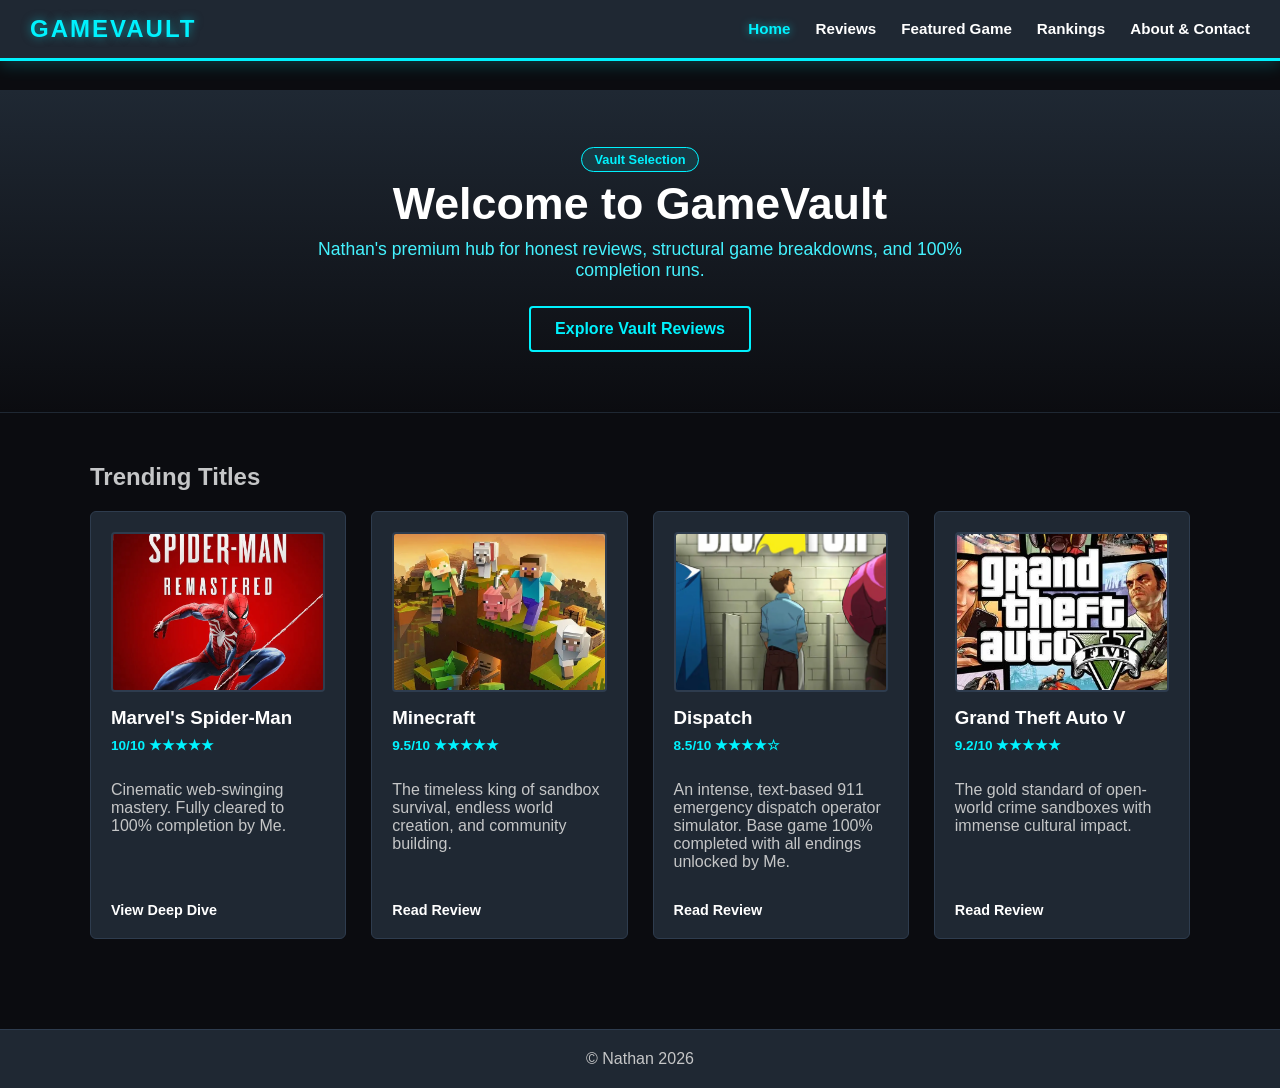
<file: index.html>
<!DOCTYPE html>
<html>
<head>
    <title>GameVault | Home</title>
    <link rel="stylesheet" href="styles.css">
</head>
<body>

    <header class="main-header">
        <div class="logo">
            <h2>GAMEVAULT</h2>
        </div>
        <nav class="navbar">
            <ul>
                <li><a href="index.html" class="active">Home</a></li>
                <li><a href="reviews.html">Reviews</a></li>
                <li><a href="game-detail.html">Featured Game</a></li>
                <li><a href="rankings.html">Rankings</a></li>
                <li><a href="contact.html">About & Contact</a></li>
            </ul>
        </nav>
    </header>

    <section class="hero-section">
        <div class="hero-content">
            <span class="neon-tag">Vault Selection</span>
            <h1>Welcome to GameVault</h1>
            <p>Nathan's premium hub for honest reviews, structural game breakdowns, and 100% completion runs.</p>
            <a href="reviews.html" class="btn glow-button">Explore Vault Reviews</a>
        </div>
    </section>

    <main class="container">
<section class="home-section">
            <h2 class="section-title">Trending Titles</h2>
            <div class="game-cards-grid">
                
                <div class="game-card">
                    <img src="spiderman-card.jpg" alt="Marvel's Spider-Man" class="card-image">
                    <h3>Marvel's Spider-Man</h3>
                    <span class="card-badge">10/10 ★★★★★</span>
                    <p>Cinematic web-swinging mastery. Fully cleared to 100% completion by Me.</p>
                    <a href="game-detail.html" class="card-btn">View Deep Dive</a>
                </div>

                <div class="game-card">
                    <img src="minecraft-card.jpg" alt="Minecraft" class="card-image">
                    <h3>Minecraft</h3>
                    <span class="card-badge">9.5/10 ★★★★★</span>
                    <p>The timeless king of sandbox survival, endless world creation, and community building.</p>
                    <a href="reviews.html" class="card-btn">Read Review</a>
                </div>

                <div class="game-card">
                    <img src="dispatch-card.jpg" alt="Dispatch Game" class="card-image">
                    <h3>Dispatch</h3>
                    <span class="card-badge">8.5/10 ★★★★☆</span>
                    <p>An intense, text-based 911 emergency dispatch operator simulator. Base game 100% completed with all endings unlocked by Me.</p>
                    <a href="reviews.html" class="card-btn">Read Review</a>
                </div>

                <div class="game-card">
                    <img src="gtav-card.jpg" alt="Grand Theft Auto V" class="card-image">
                    <h3>Grand Theft Auto V</h3>
                    <span class="card-badge">9.2/10 ★★★★★</span>
                    <p>The gold standard of open-world crime sandboxes with immense cultural impact.</p>
                    <a href="reviews.html" class="card-btn">Read Review</a>
                </div>

            </div>
        </section>
    </main>

    <footer class="main-footer">
        <p>© Nathan 2026</p>
    </footer>

    <script src="script.js"></script>
</body>
</html>
</file>
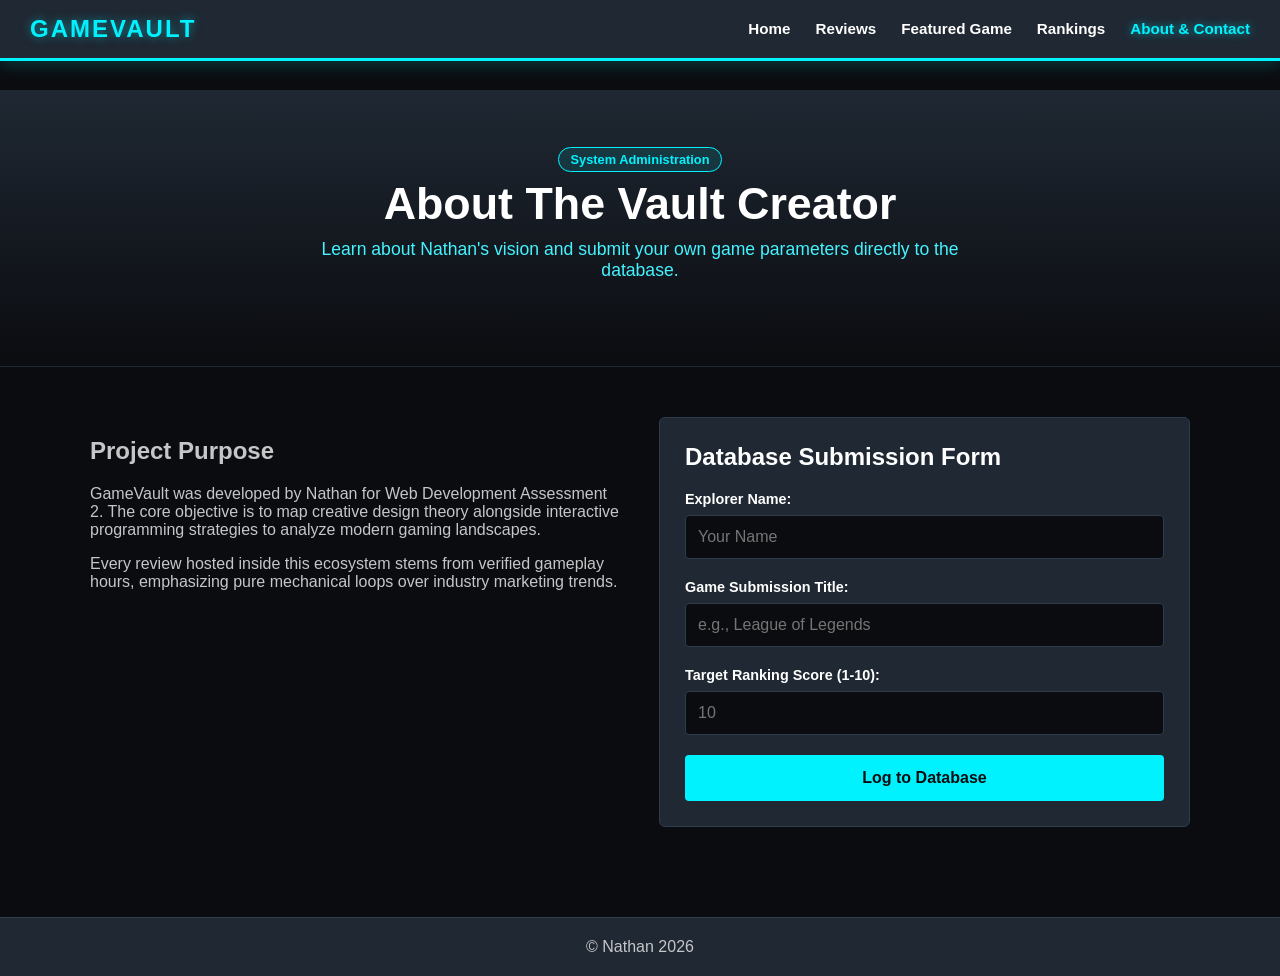
<file: contact.html>
<!DOCTYPE html>
<html>
<head>
    <title>GameVault | About & Contact</title>
    <link rel="stylesheet" href="styles.css">
</head>
<body>

    <header class="main-header">
        <div class="logo">
            <h2>GAMEVAULT</h2>
        </div>
        <nav class="navbar">
            <ul>
                <li><a href="index.html">Home</a></li>
                <li><a href="reviews.html">Reviews</a></li>
                <li><a href="game-detail.html">Featured Game</a></li>
                <li><a href="rankings.html">Rankings</a></li>
                <li><a href="contact.html" class="active">About & Contact</a></li>
            </ul>
        </nav>
    </header>

    <section class="hero-section">
        <div class="hero-content">
            <span class="neon-tag">System Administration</span>
            <h1>About The Vault Creator</h1>
            <p>Learn about Nathan's vision and submit your own game parameters directly to the database.</p>
        </div>
    </section>

    <main class="container">
        <div class="about-wrapper">
            
            <section class="about-bio">
                <h2>Project Purpose</h2>
                <p>GameVault was developed by Nathan for Web Development Assessment 2. The core objective is to map creative design theory alongside interactive programming strategies to analyze modern gaming landscapes.</p>
                <p>Every review hosted inside this ecosystem stems from verified gameplay hours, emphasizing pure mechanical loops over industry marketing trends.</p>
            </section>

            <section class="form-section">
                <h2>Database Submission Form</h2>
                <form id="vaultForm" onsubmit="event.preventDefault(); document.getElementById('successMessage').style.display = 'block';">
                    
                    <div class="form-group">
                        <label for="explorerName">Explorer Name:</label>
                        <input type="text" id="explorerName" placeholder="Your Name" required>
                    </div>

                    <div class="form-group">
                        <label for="gameTitle">Game Submission Title:</label>
                        <input type="text" id="gameTitle" placeholder="e.g., League of Legends" required>
                    </div>

                    <div class="form-group">
                        <label for="targetScore">Target Ranking Score (1-10):</label>
                        <input type="number" id="targetScore" min="1" max="10" placeholder="10" required>
                    </div>

                    <button type="submit" class="form-btn">Log to Database</button>
                </form>

                <div id="successMessage" class="hidden-message" style="margin-top: 20px; border-top: 1px solid #2e3c4e; padding-top: 15px;">
                    <h3>Transmission Successful!</h3>
                    <p>Nathan has intercepted your submission files. Entry logged securely.</p>
                </div>
            </section>

        </div>
    </main>

    <footer class="main-footer">
        <p>© Nathan 2026</p>
    </footer>

    <script src="script.js"></script>
</body>
</html>
</file>
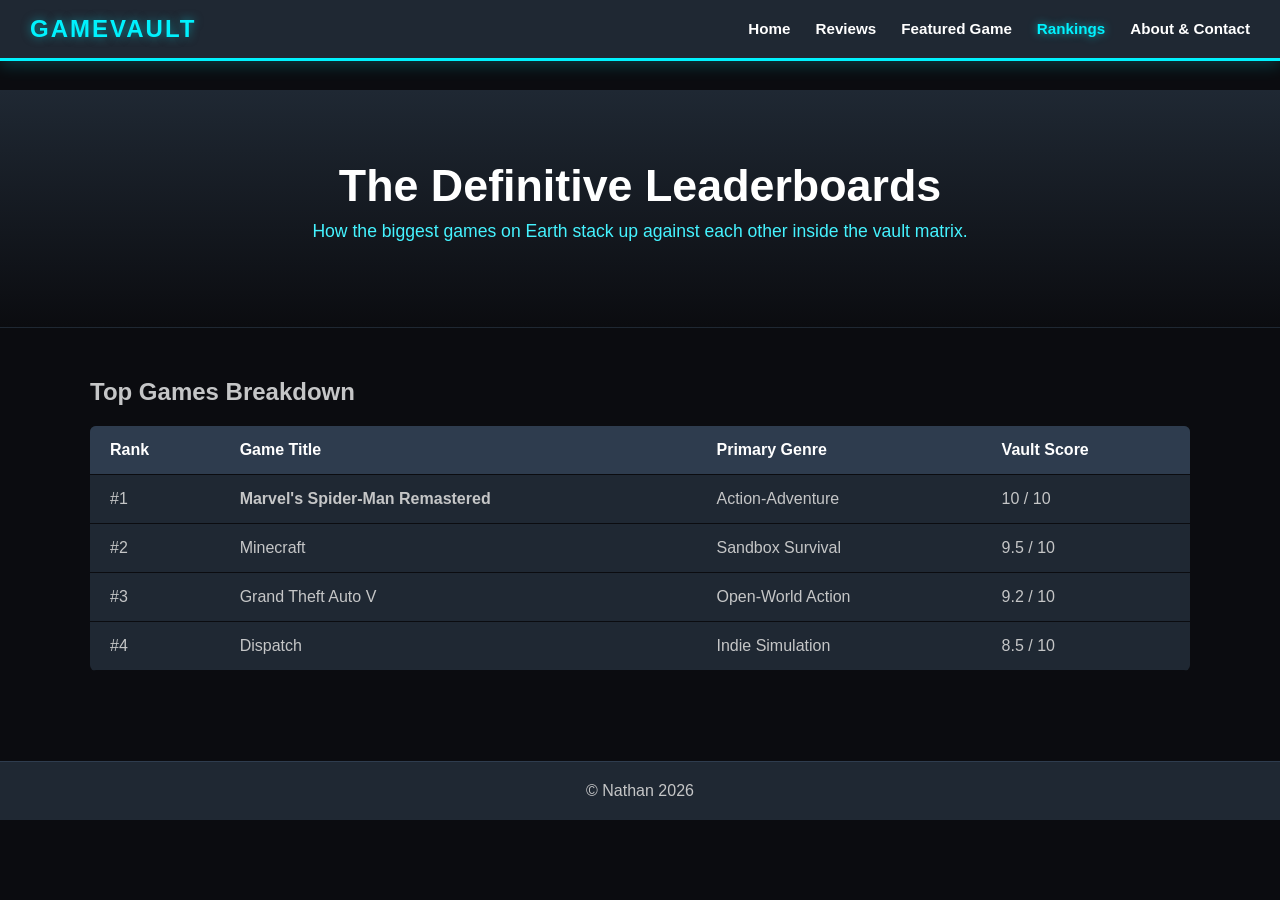
<file: rankings.html>
<!DOCTYPE html>
<html>
<head>
    <title>GameVault | Rankings</title>
    <link rel="stylesheet" href="styles.css">
</head>
<body>

    <header class="main-header">
        <div class="logo">
            <h2>GAMEVAULT</h2>
        </div>
        <nav class="navbar">
            <ul>
                <li><a href="index.html">Home</a></li>
                <li><a href="reviews.html">Reviews</a></li>
                <li><a href="game-detail.html">Featured Game</a></li>
                <li><a href="rankings.html" class="active">Rankings</a></li>
                <li><a href="contact.html">About & Contact</a></li>
            </ul>
        </nav>
    </header>

    <section class="hero-section">
        <div class="hero-content">
            <h1>The Definitive Leaderboards</h1>
            <p>How the biggest games on Earth stack up against each other inside the vault matrix.</p>
        </div>
    </section>

    <main class="container">
        <h2>Top Games Breakdown</h2>
        
        <table class="ranking-table">
            <thead>
                <tr>
                    <th>Rank</th>
                    <th>Game Title</th>
                    <th>Primary Genre</th>
                    <th>Vault Score</th>
                </tr>
            </thead>
            <tbody>
                <tr class="rank-gold">
                    <td>#1</td>
                    <td><strong>Marvel's Spider-Man Remastered</strong></td>
                    <td>Action-Adventure</td>
                    <td>10 / 10</td>
                </tr>
                <tr>
                    <td>#2</td>
                    <td>Minecraft</td>
                    <td>Sandbox Survival</td>
                    <td>9.5 / 10</td>
                </tr>
                <tr>
                    <td>#3</td>
                    <td>Grand Theft Auto V</td>
                    <td>Open-World Action</td>
                    <td>9.2 / 10</td>
                </tr>
                <tr>
                    <td>#4</td>
                    <td>Dispatch</td>
                    <td>Indie Simulation</td>
                    <td>8.5 / 10</td>
                </tr>
                </tr>
            </tbody>
        </table>
    </main>

    <footer class="main-footer">
        <p>© Nathan 2026</p>
    </footer>

    <script src="script.js"></script>
</body>
</html>
</file>
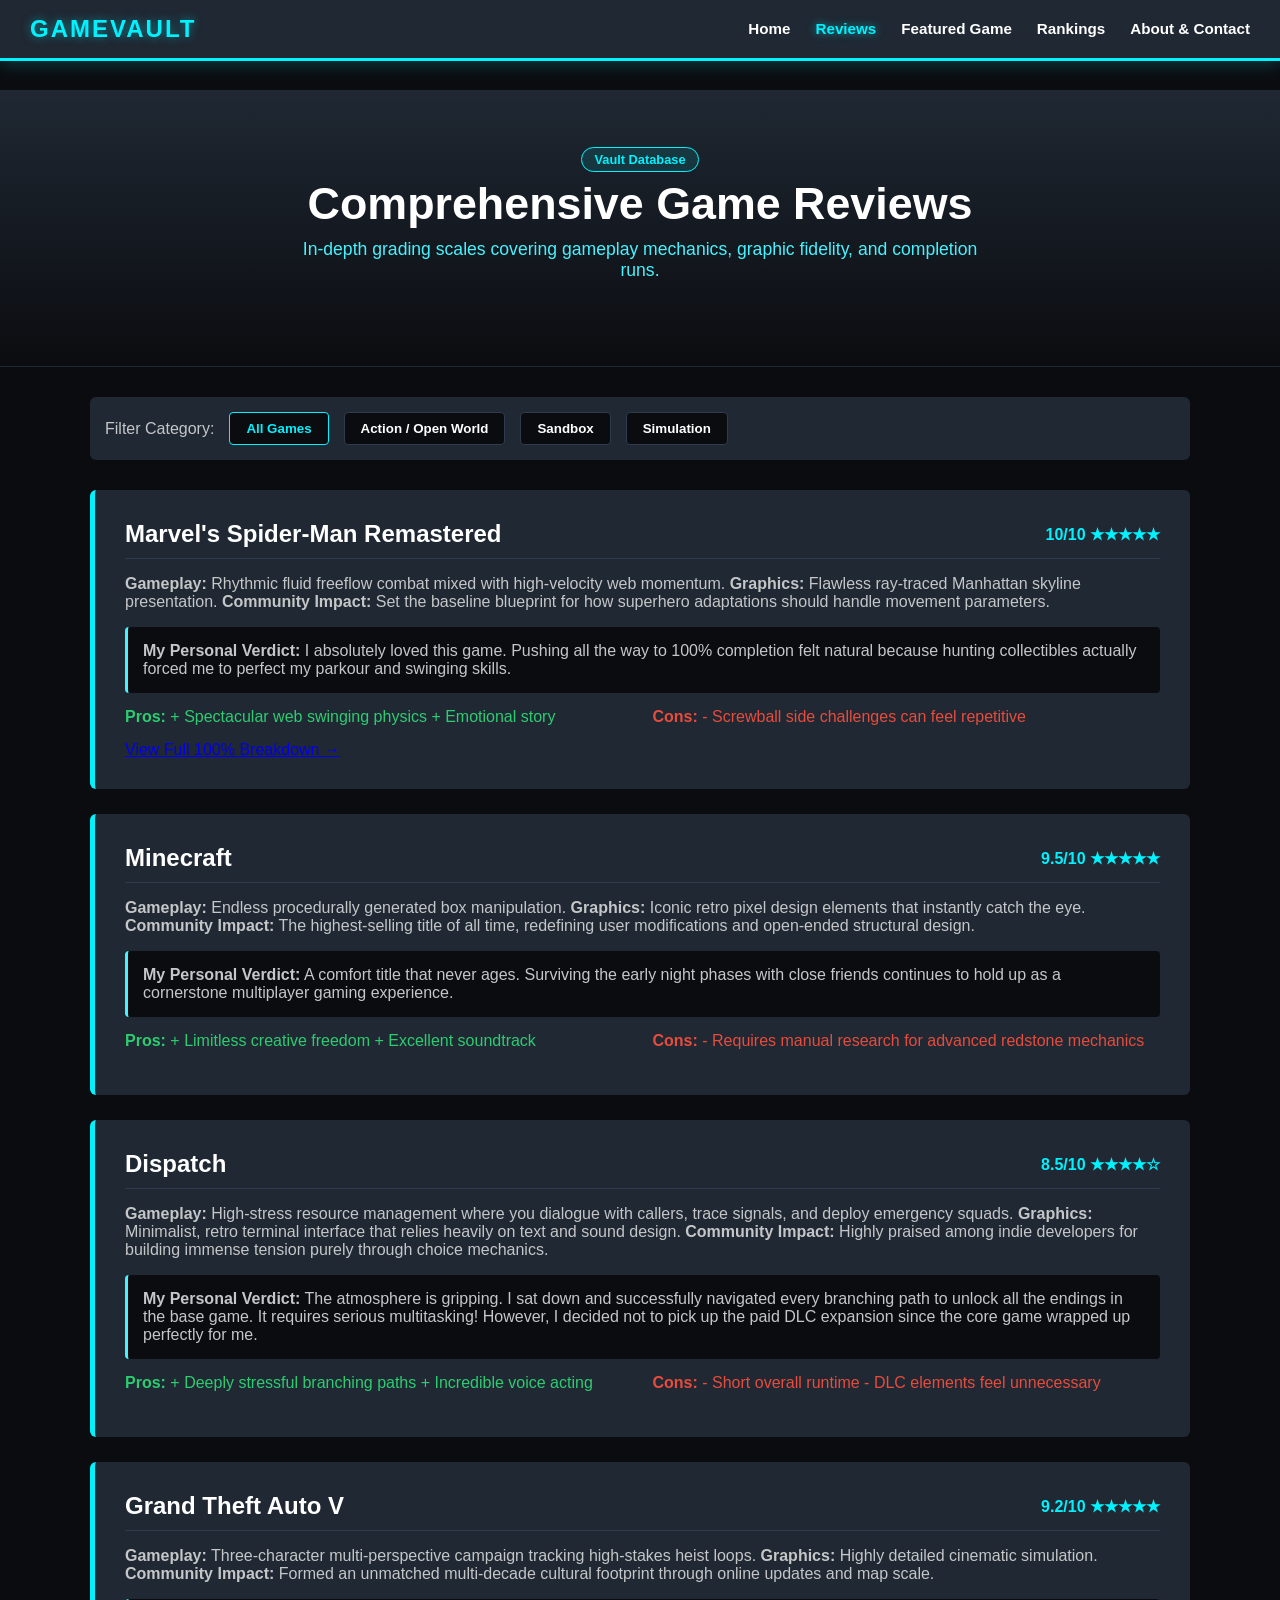
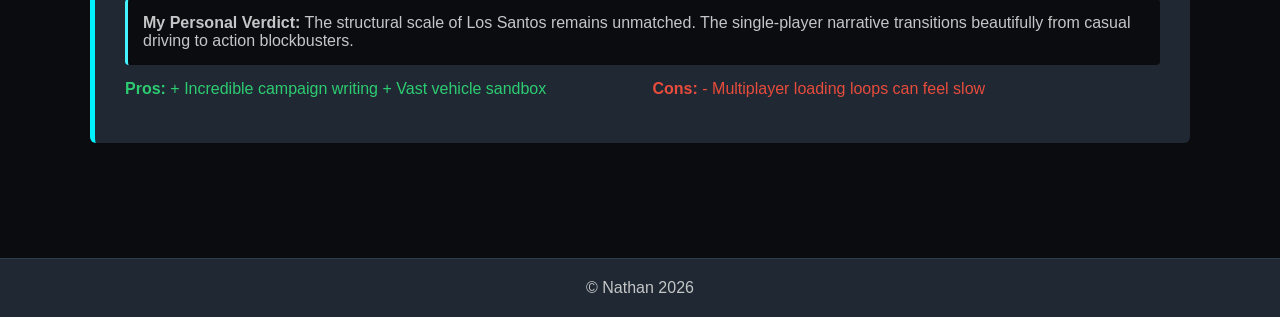
<file: reviews.html>
<!DOCTYPE html>
<html>
<head>
    <title>GameVault | Reviews</title>
    <link rel="stylesheet" href="styles.css">
</head>
<body>

    <header class="main-header">
        <div class="logo">
            <h2>GAMEVAULT</h2>
        </div>
        <nav class="navbar">
            <ul>
                <li><a href="index.html">Home</a></li>
                <li><a href="reviews.html" class="active">Reviews</a></li>
                <li><a href="game-detail.html">Featured Game</a></li>
                <li><a href="rankings.html">Rankings</a></li>
                <li><a href="contact.html">About & Contact</a></li>
            </ul>
        </nav>
    </header>

    <section class="hero-section">
        <div class="hero-content">
            <span class="neon-tag">Vault Database</span>
            <h1>Comprehensive Game Reviews</h1>
            <p>In-depth grading scales covering gameplay mechanics, graphic fidelity, and completion runs.</p>
        </div>
    </section>

    <main class="container">
        
        <div class="filter-wrapper">
            <span>Filter Category:</span>
            <button class="filter-btn active" data-filter="all">All Games</button>
            <button class="filter-btn" data-filter="action">Action / Open World</button>
            <button class="filter-btn" data-filter="sandbox">Sandbox</button>
            <button class="filter-btn" data-filter="simulation">Simulation</button>
        </div>

        <section class="vault-list" id="reviewsContainer">
            
            <div class="vault-review-item" data-genre="action">
                <div class="review-header">
                    <h3>Marvel's Spider-Man Remastered</h3>
                    <span class="star-rating">10/10 ★★★★★</span>
                </div>
                <p class="description">
                    <strong>Gameplay:</strong> Rhythmic fluid freeflow combat mixed with high-velocity web momentum. 
                    <strong>Graphics:</strong> Flawless ray-traced Manhattan skyline presentation. 
                    <strong>Community Impact:</strong> Set the baseline blueprint for how superhero adaptations should handle movement parameters.
                </p>
                <div class="opinion-box">
                    <strong>My Personal Verdict:</strong> I absolutely loved this game. Pushing all the way to 100% completion felt natural because hunting collectibles actually forced me to perfect my parkour and swinging skills.
                </div>
                <div class="pro-con-container">
                    <div class="pro-column"><strong>Pros:</strong> + Spectacular web swinging physics + Emotional story</div>
                    <div class="con-column"><strong>Cons:</strong> - Screwball side challenges can feel repetitive</div>
                </div>
                <a href="game-detail.html" class="review-link">View Full 100% Breakdown &rarr;</a>
            </div>

            <div class="vault-review-item" data-genre="sandbox">
                <div class="review-header">
                    <h3>Minecraft</h3>
                    <span class="star-rating">9.5/10 ★★★★★</span>
                </div>
                <p class="description">
                    <strong>Gameplay:</strong> Endless procedurally generated box manipulation. 
                    <strong>Graphics:</strong> Iconic retro pixel design elements that instantly catch the eye. 
                    <strong>Community Impact:</strong> The highest-selling title of all time, redefining user modifications and open-ended structural design.
                </p>
                <div class="opinion-box">
                    <strong>My Personal Verdict:</strong> A comfort title that never ages. Surviving the early night phases with close friends continues to hold up as a cornerstone multiplayer gaming experience.
                </div>
                <div class="pro-con-container">
                    <div class="pro-column"><strong>Pros:</strong> + Limitless creative freedom + Excellent soundtrack</div>
                    <div class="con-column"><strong>Cons:</strong> - Requires manual research for advanced redstone mechanics</div>
                </div>
            </div>

            <div class="vault-review-item" data-genre="simulation">
                <div class="review-header">
                    <h3>Dispatch</h3>
                    <span class="star-rating">8.5/10 ★★★★☆</span>
                </div>
                <p class="description">
                    <strong>Gameplay:</strong> High-stress resource management where you dialogue with callers, trace signals, and deploy emergency squads. 
                    <strong>Graphics:</strong> Minimalist, retro terminal interface that relies heavily on text and sound design. 
                    <strong>Community Impact:</strong> Highly praised among indie developers for building immense tension purely through choice mechanics.
                </p>
                <div class="opinion-box">
                    <strong>My Personal Verdict:</strong> The atmosphere is gripping. I sat down and successfully navigated every branching path to unlock all the endings in the base game. It requires serious multitasking! However, I decided not to pick up the paid DLC expansion since the core game wrapped up perfectly for me.
                </div>
                <div class="pro-con-container">
                    <div class="pro-column"><strong>Pros:</strong> + Deeply stressful branching paths + Incredible voice acting</div>
                    <div class="con-column"><strong>Cons:</strong> - Short overall runtime - DLC elements feel unnecessary</div>
                </div>
            </div>

            <div class="vault-review-item" data-genre="action">
                <div class="review-header">
                    <h3>Grand Theft Auto V</h3>
                    <span class="star-rating">9.2/10 ★★★★★</span>
                </div>
                <p class="description">
                    <strong>Gameplay:</strong> Three-character multi-perspective campaign tracking high-stakes heist loops. 
                    <strong>Graphics:</strong> Highly detailed cinematic simulation. 
                    <strong>Community Impact:</strong> Formed an unmatched multi-decade cultural footprint through online updates and map scale.
                </p>
                <div class="opinion-box">
                    <strong>My Personal Verdict:</strong> The structural scale of Los Santos remains unmatched. The single-player narrative transitions beautifully from casual driving to action blockbusters.
                </div>
                <div class="pro-con-container">
                    <div class="pro-column"><strong>Pros:</strong> + Incredible campaign writing + Vast vehicle sandbox</div>
                    <div class="con-column"><strong>Cons:</strong> - Multiplayer loading loops can feel slow</div>
                </div>
            </div>

        </section>
    </main>

    <footer class="main-footer">
        <p>© Nathan 2026</p>
    </footer>

    <script src="script.js"></script>
</body>
</html>
</file>
<file: styles.css>
/*themes*/
html {
    scroll-behavior: smooth;
}

body {
    background-color: #0b0c10;
    color: #c5c6c7;            
    font-family: 'Segoe UI', Arial, sans-serif;
    margin: 0;
    padding: 0;
    padding-top: 90px; 
}

.container {
    max-width: 1100px;
    margin: 0 auto;
    padding: 30px 20px;
}

/*fixed nav bar*/
.main-header {
    background-color: #1f2833;
    padding: 15px 30px;
    display: flex;
    justify-content: space-between;
    align-items: center;
    border-bottom: 3px solid #00f2fe; 
    box-shadow: 0 4px 15px rgba(0, 242, 254, 0.2);
    position: fixed;
    top: 0;
    left: 0;
    right: 0;
    z-index: 1000; 
}

.logo h2 {
    margin: 0;
    color: #00f2fe;
    letter-spacing: 2px;
    text-shadow: 0 0 10px rgba(0, 242, 254, 0.5);
}

.navbar ul {
    list-style: none;
    margin: 0;
    padding: 0;
    display: flex;
}

.navbar li {
    margin-left: 25px;
}

.navbar a {
    color: #ffffff;
    text-decoration: none;
    font-weight: bold;
    font-size: 0.95rem;
    transition: all 0.2s ease;
}

.navbar a:hover, .navbar a.active {
    color: #00f2fe;
    text-shadow: 0 0 8px rgba(0, 242, 254, 0.6);
}

/*hero banner & buttons*/
.hero-section {
    background: linear-gradient(rgba(31, 40, 51, 0.85), #0b0c10), #1f2833;
    text-align: center;
    padding: 60px 20px;
    border-bottom: 1px solid #1f2833;
}

.hero-content h1 {
    font-size: 2.8rem;
    color: #ffffff;
    margin: 10px 0;
}

.hero-content p {
    color: #45f3ff; 
    font-size: 1.1rem;
    max-width: 700px;
    margin: 0 auto 25px auto;
}

.neon-tag {
    background-color: rgba(0, 242, 254, 0.1);
    color: #00f2fe;
    padding: 4px 12px;
    font-size: 0.8rem;
    font-weight: bold;
    border-radius: 20px;
    border: 1px solid #00f2fe;
}

.btn {
    display: inline-block;
    background: transparent;
    color: #00f2fe;
    padding: 12px 24px;
    text-decoration: none;
    font-weight: bold;
    border-radius: 4px;
    border: 2px solid #00f2fe;
    transition: all 0.3s ease;
}

.glow-button:hover {
    background-color: #00f2fe;
    color: #0b0c10;
    box-shadow: 0 0 20px rgba(0, 242, 254, 0.6);
    transform: translateY(-2px); 
}

/*home grid & borders for cards + images*/
.game-cards-grid {
    display: grid;
    grid-template-columns: repeat(auto-fit, minmax(220px, 1fr));
    gap: 25px;
    margin-top: 20px;
}

.game-card {
    background-color: #1f2833;
    padding: 20px;
    border-radius: 6px;
    border: 1px solid #2e3c4e;
    transition: all 0.3s ease;
    overflow: hidden;            
    display: flex;
    flex-direction: column;      
}

.game-card:hover {
    transform: scale(1.04);
    border-color: #00f2fe;
    box-shadow: 0 5px 15px rgba(0, 242, 254, 0.15);
}

.game-card h3 {
    margin-top: 0;
    margin-bottom: 8px;
    color: #ffffff;
}

.card-image {
    width: 100% !important;     
    height: 160px !important;    
    object-fit: cover !important; 
    border-radius: 4px;          
    margin-bottom: 15px;         
    border: 2px solid #2e3c4e;   
    box-sizing: border-box;      
}

.card-badge {
    display: inline-block;
    color: #00f2fe;
    font-size: 0.85rem;
    font-weight: bold;
    margin-bottom: 12px;
}

.card-btn {
    display: inline-block;
    margin-top: auto;            
    padding-top: 15px;
    color: #ffffff;
    font-weight: bold;
    text-decoration: none;
    font-size: 0.9rem;
}

.card-btn:hover {
    color: #00f2fe;
}

/*reviews page design*/
.filter-wrapper {
    margin-bottom: 30px;
    background-color: #1f2833;
    padding: 15px;
    border-radius: 6px;
    display: flex;
    align-items: center;
    gap: 15px;
    flex-wrap: wrap;
}

.filter-btn {
    background-color: #0b0c10;
    border: 1px solid #2e3c4e;
    color: #ffffff;
    padding: 8px 16px;
    cursor: pointer;
    border-radius: 4px;
    font-weight: bold;
    transition: all 0.2s ease;
}

.filter-btn:hover, .filter-btn.active {
    border-color: #00f2fe;
    color: #00f2fe;
}

.vault-review-item {
    background-color: #1f2833;
    padding: 30px;
    border-radius: 6px;
    margin-bottom: 25px;
    border-left: 5px solid #00f2fe;
}

.review-header {
    display: flex;
    justify-content: space-between;
    align-items: center;
    margin-bottom: 15px;
    border-bottom: 1px solid #2e3c4e;
    padding-bottom: 10px;
}

.review-header h3 {
    margin: 0;
    color: #ffffff;
    font-size: 1.5rem;
}

.star-rating {
    color: #00f2fe;
    font-weight: bold;
}

.opinion-box {
    background-color: #0b0c10;
    padding: 15px;
    border-radius: 4px;
    margin: 15px 0;
    border-left: 3px solid #45f3ff;
}

.pro-con-container {
    display: flex;
    gap: 20px;
    margin-bottom: 15px;
}

.pro-column {
    width: 50%;
    color: #2ecc71;
}

.con-column {
    width: 50%;
    color: #e74c3c;
}

/*details page & video layout*/
.detail-content {
    display: flex;
    gap: 40px;
}

.main-text {
    width: 65%;
}

.sidebar {
    width: 35%;
}

.info-box {
    background-color: #1f2833;
    padding: 25px;
    border-radius: 6px;
    border: 1px solid #2e3c4e;
}

.info-box h4 {
    margin-top: 0;
    color: #00f2fe;
    border-bottom: 1px solid #2e3c4e;
    padding-bottom: 8px;
}

.info-box ul {
    list-style: none;
    padding: 0;
}

.info-box li {
    padding: 10px 0;
    border-bottom: 1px solid #0b0c10;
}

.video-container {
    width: 100%;
    margin-top: 20px;
    margin-bottom: 25px;
    border: 2px solid #2e3c4e; 
    border-radius: 6px;
    overflow: hidden;
    box-shadow: 0 0 15px rgba(0, 242, 254, 0.1);
    background-color: #000000;
}

.video-container video, .video-container iframe {
    display: block;
    width: 100%;
    height: 315px;
    border: none;
}

/*about & contact page layout*/
.about-wrapper {
    display: flex;
    gap: 40px;
    margin-top: 20px;
}

.about-bio {
    width: 50%;
}

.form-section {
    width: 50%;
    background-color: #1f2833;
    padding: 25px;
    border-radius: 6px;
    border: 1px solid #2e3c4e;
    box-sizing: border-box;
}

.form-section h2 {
    margin-top: 0;
    margin-bottom: 20px;
    color: #ffffff;
}

.form-group {
    margin-bottom: 20px;
}

.form-group label {
    display: block;
    margin-bottom: 8px;
    color: #ffffff;
    font-weight: bold;
    font-size: 0.9rem;
}

.form-group input {
    width: 100%;
    padding: 12px;
    background-color: #0b0c10;
    border: 1px solid #2e3c4e;
    color: white;
    border-radius: 4px;
    box-sizing: border-box;
    font-size: 1rem;
    transition: border-color 0.2s;
}

.form-group input:focus {
    outline: none;
    border-color: #00f2fe;
}

.form-btn {
    background-color: #00f2fe;
    color: #0b0c10;
    border: none;
    padding: 14px;
    width: 100%;
    font-weight: bold;
    font-size: 1rem;
    border-radius: 4px;
    cursor: pointer;
    transition: all 0.2s ease;
}

.form-btn:hover {
    box-shadow: 0 0 15px rgba(0, 242, 254, 0.4);
    background-color: #45f3ff;
}

.hidden-message {
    display: none;
    text-align: center;
    color: #00f2fe;
}

/*rankings + footers*/
.ranking-table {
    width: 100%;
    border-collapse: collapse;
    margin-top: 20px;
    background-color: #1f2833;
    border-radius: 6px;
    overflow: hidden;
}

.ranking-table th, .ranking-table td {
    padding: 15px 20px;
    text-align: left;
}

.ranking-table th {
    background-color: #2e3c4e;
    color: #ffffff;
}

.ranking-table tr {
    border-bottom: 1px solid #0b0c10;
}

.main-footer {
    background-color: #1f2833;
    text-align: center;
    padding: 20px;
    margin-top: 60px;
    border-top: 1px solid #2e3c4e;
}

.main-footer p {
    margin: 0;
    color: #c5c6c7;
}

@media (max-width: 768px) {
    body { padding-top: 140px; }
    .main-header, .about-wrapper, .detail-content { flex-direction: column; }
    .about-bio, .form-section, .main-text, .sidebar { width: 100%; }
    .navbar ul { margin-top: 15px; }
    .navbar li { margin: 0 10px; }
}
</file>
